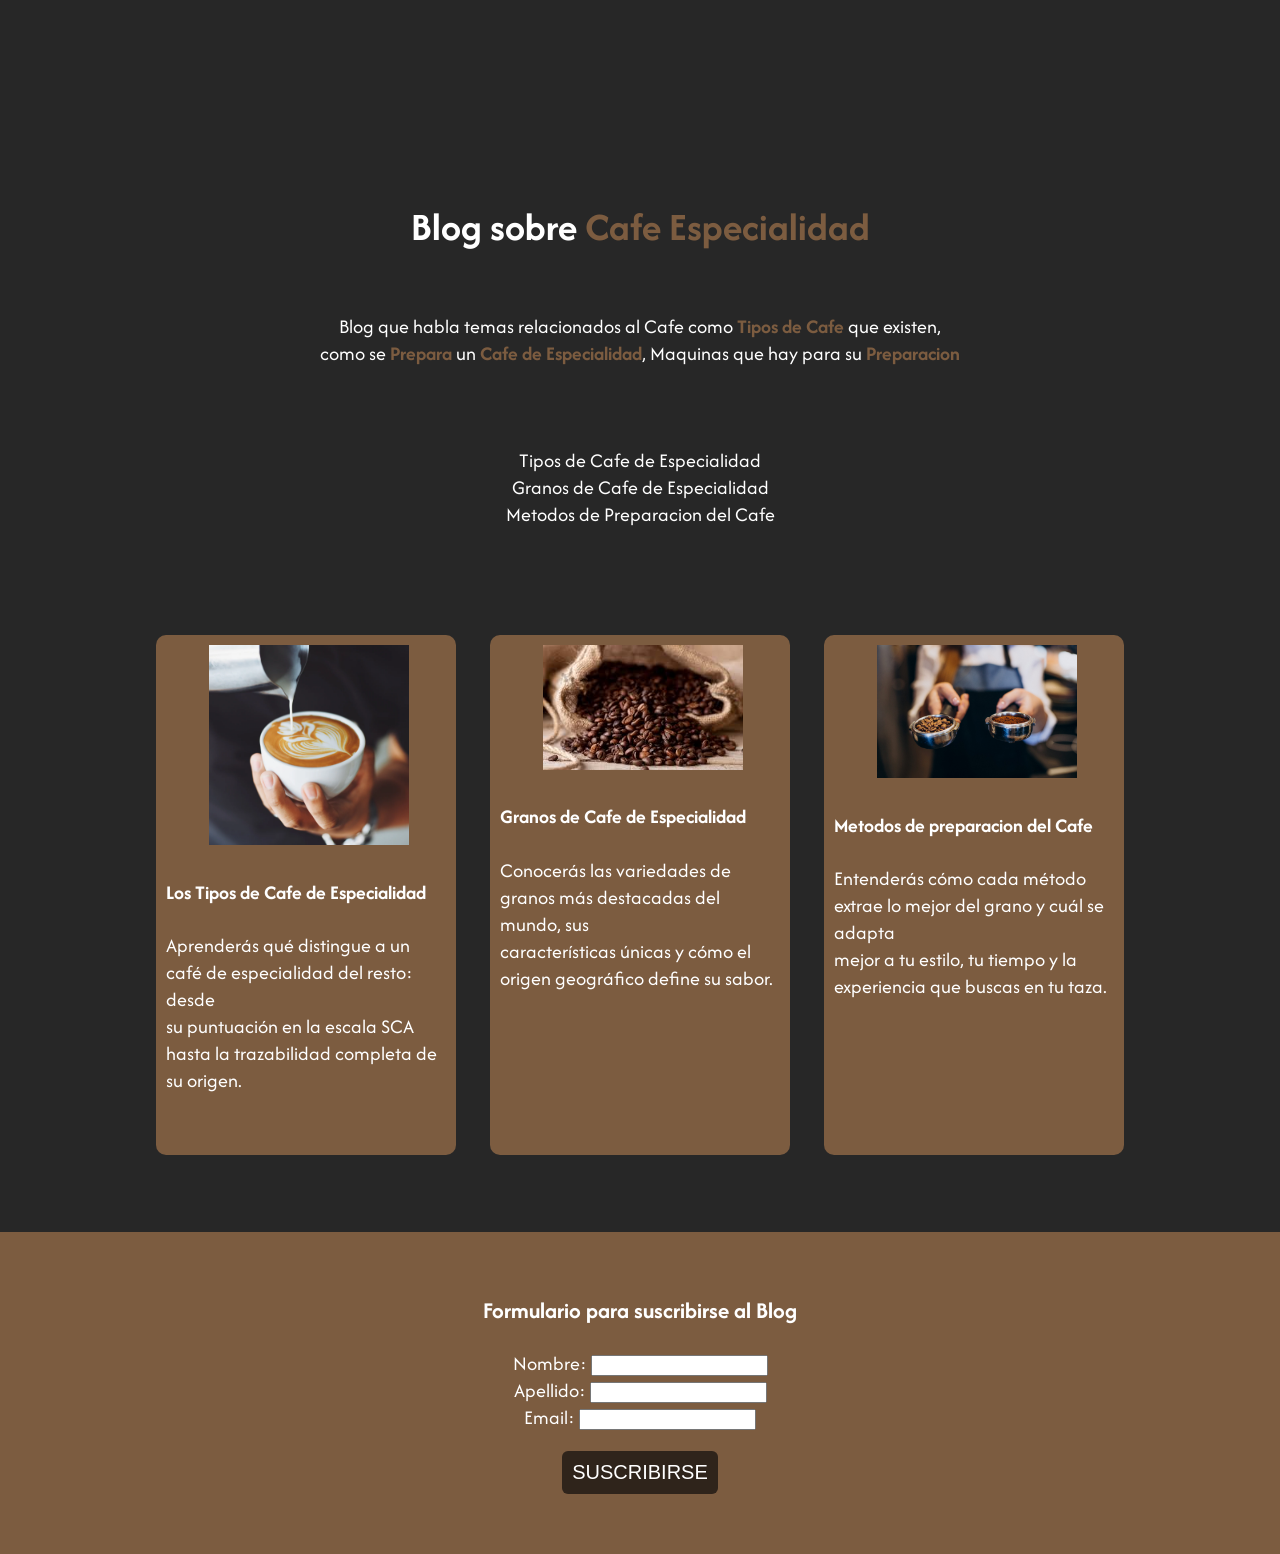
<file: blog/index.html>
<!DOCTYPE html>
<html lang="en">
<head>
    <meta charset="UTF-8">
    <meta name="viewport" content="width=device-width, initial-scale=1.0">
    <link rel="stylesheet" href="style.css">
    <link rel="preconnect" href="https://fonts.googleapis.com">
    <link rel="preconnect" href="https://fonts.gstatic.com" crossorigin>
    <link href="https://fonts.googleapis.com/css2?family=Afacad:ital,wght@0,400..700;1,400..700&display=swap" rel="stylesheet">
    <title>Landing Page about Coffee</title>
</head>
<body>
    <!-- Header with the Name Blog -->
    <header>
        <h1>Blog sobre <strong class="keyword-coffee"> Cafe Especialidad </strong> </h1>
    </header>

    <!-- Description of Page Blog -->
    <main>
        <p>
            Blog que habla temas relacionados al Cafe como <strong class="keyword-coffee">Tipos de Cafe</strong>
            que existen, <br>como se <strong class="keyword-coffee">Prepara</strong> un <strong class="keyword-coffee">Cafe de Especialidad</strong>, 
            Maquinas que hay para su <strong class="keyword-coffee">Preparacion</strong>
        </p>
    </main>

    <!-- Navegation Menu between different theme's -->
    <nav>
        <a href="type_coffee.html">Tipos de Cafe de Especialidad</a>
        <br>
        <a href="grans_coffee.html">Granos de Cafe de Especialidad</a>
        <br>
        <a href="method_preparation.html">Metodos de Preparacion del Cafe</a>
    </nav>
    <br>

    <!-- Content generall of Blog -->
    <section>
        <article class="theme-blog">
            <img src="img/coffee.jpg" width="200">
            <h4>Los Tipos de Cafe de Especialidad</h4>
            <p>Aprenderás qué distingue a un café de especialidad del resto: desde <br>su puntuación en la escala SCA hasta la trazabilidad completa de su origen.
            </p>
        </article>

        <article class="theme-blog">
            <img src="img/grant.jpg" width="200">
            <h4>Granos de Cafe de Especialidad</h4>
            <p>Conocerás las variedades de granos más destacadas del mundo, sus <br>características únicas y cómo el origen geográfico define su sabor.
            </p>
        </article>

        <article class="theme-blog">
            <img src="img/coffee-preparate.jpg" width="200">
            <h4>Metodos de preparacion del Cafe</h4>
            <p>Entenderás cómo cada método extrae lo mejor del grano y cuál se adapta <br>mejor a tu estilo, tu tiempo y la experiencia que buscas en tu taza.
            </p>
        </article>
    </section>
    <br>

    <!-- Suscribe form of Blog -->
    <footer class="form">
        <h3>Formulario para suscribirse al Blog</h3>
        <form>
            <label>Nombre: </label><input type="text"> <br>
            <label>Apellido: </label><input type="text"> <br>
            <label>Email: </label><input type="email"> <br>

            <button type="submit" class="button"> SUSCRIBIRSE </button>
        </form>
    </footer>
</body>
</html>
</file>
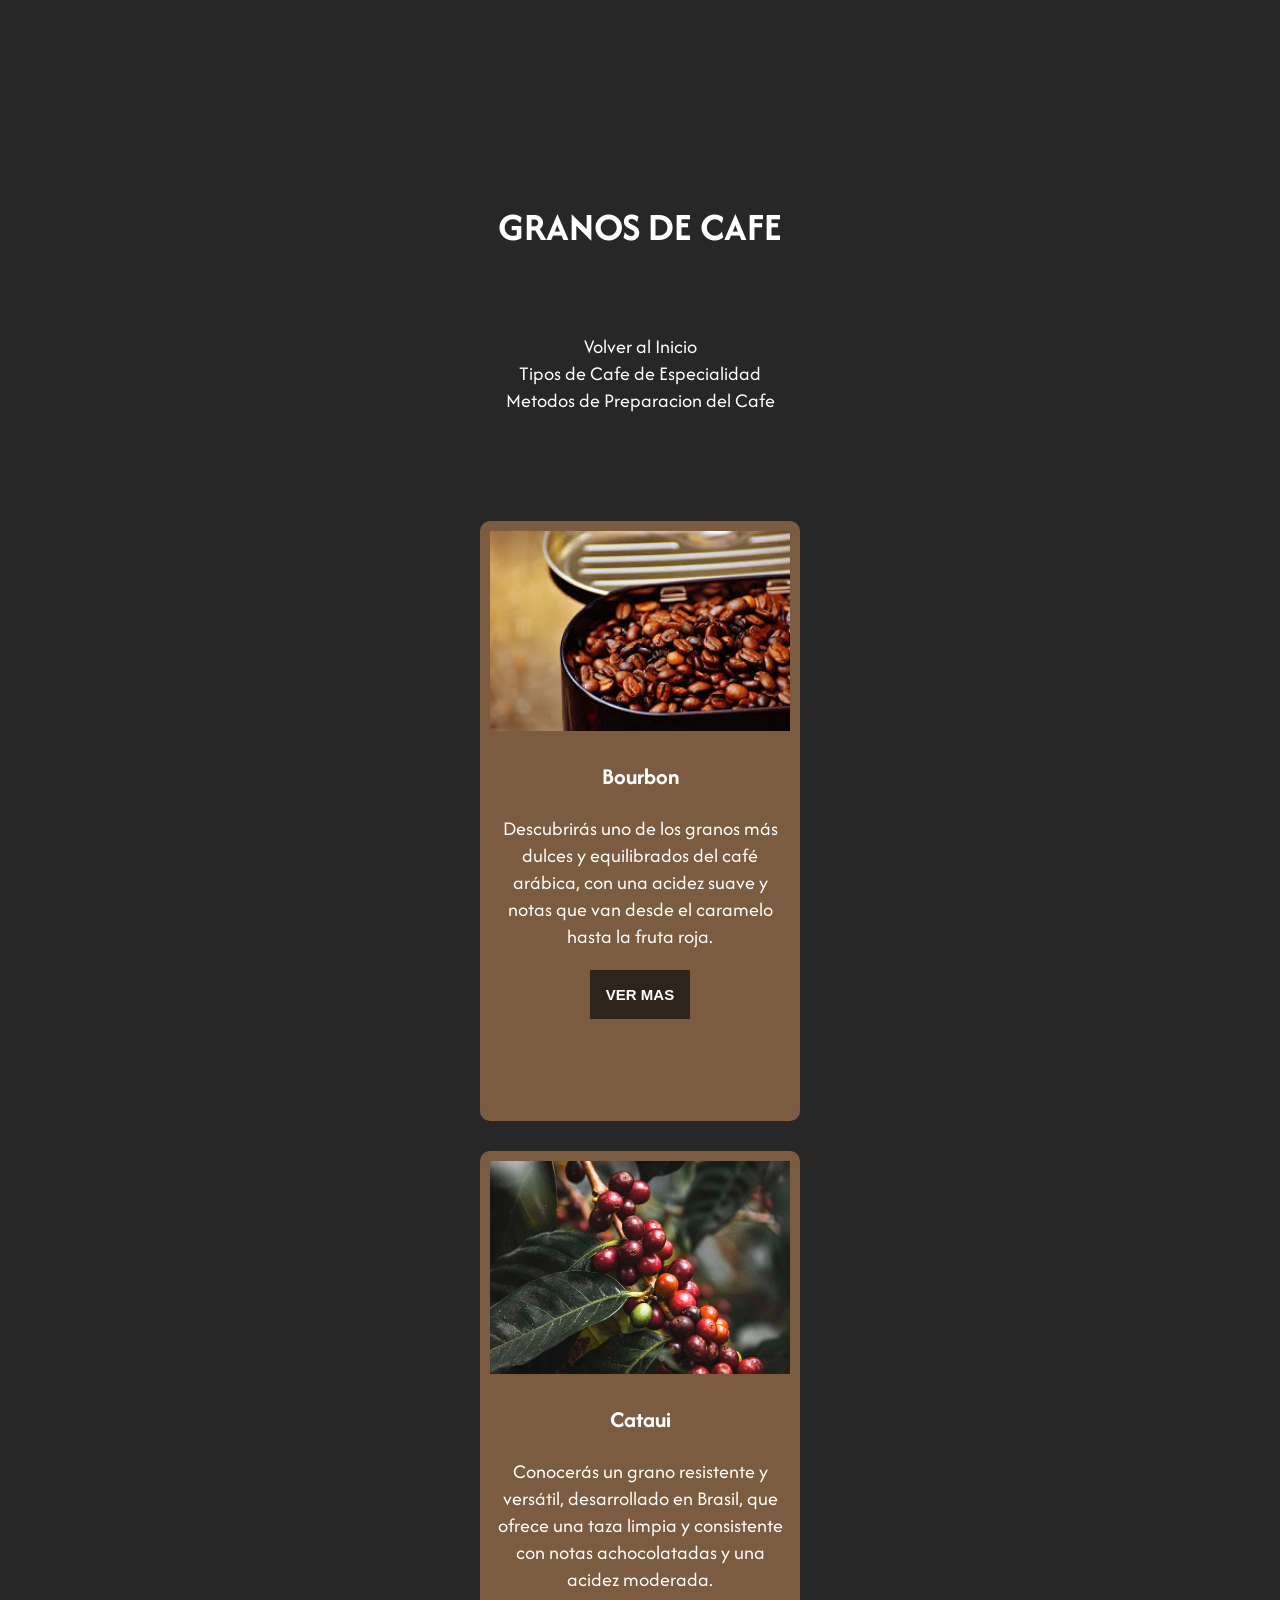
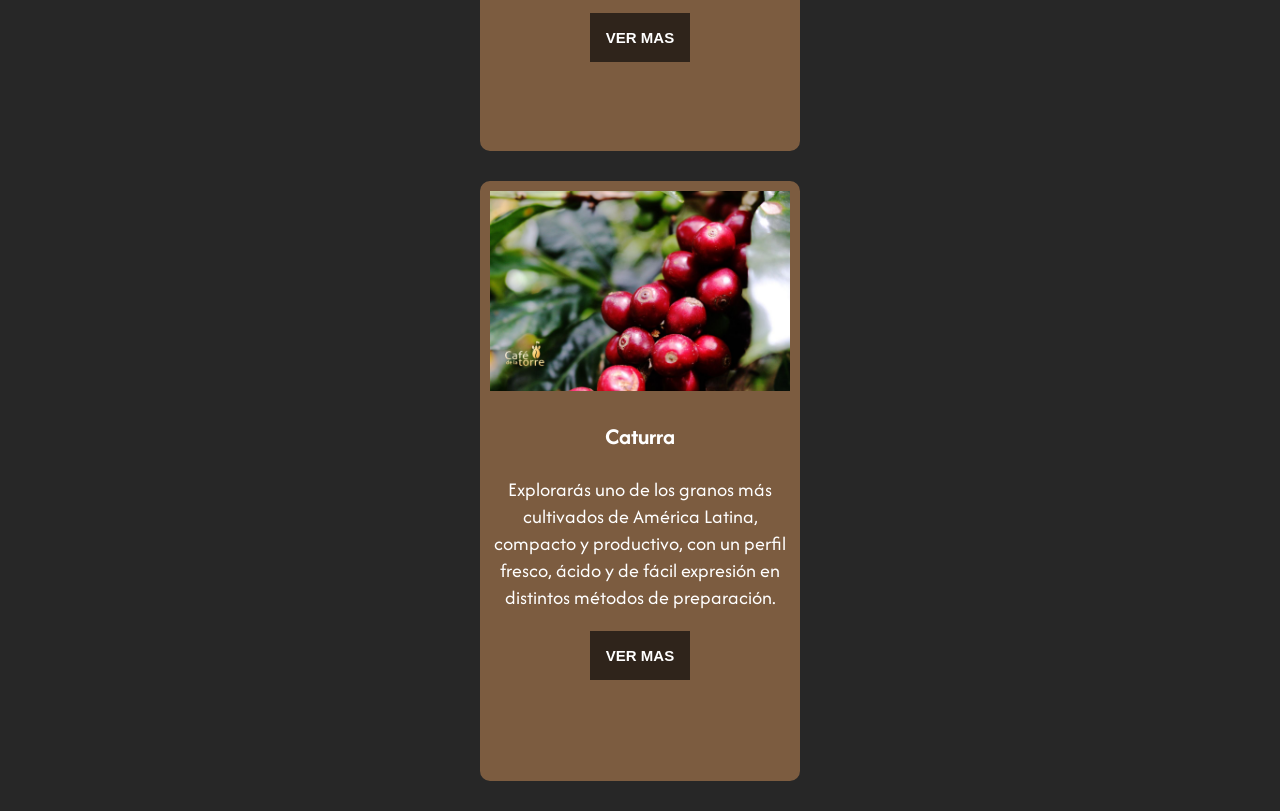
<file: blog/grans_coffee.html>
<!DOCTYPE html>
<html lang="en">
<head>
    <meta charset="UTF-8">
    <meta name="viewport" content="width=device-width, initial-scale=1.0">
    <link rel="preconnect" href="https://fonts.googleapis.com">
    <link rel="preconnect" href="https://fonts.gstatic.com" crossorigin>
    <link href="https://fonts.googleapis.com/css2?family=Afacad:ital,wght@0,400..700;1,400..700&display=swap" rel="stylesheet">
    <link rel="stylesheet" href="style.css">
    <title>Granos de Cafe de Especialidad</title>
</head>
<body>
    <!-- Header with the Name Blog -->
    <header>
        <h1> GRANOS DE CAFE </h1>
    </header>

    <!-- Navegation Menu between different theme's -->
    <nav>
        <a href="index.html">Volver al Inicio</a>
        <br>
        <a href="type_coffee.html">Tipos de Cafe de Especialidad</a>
        <br>
        <a href="method_preparation.html">Metodos de Preparacion del Cafe</a>
    </nav>
    <br>
    
    <!-- Content's about Coffee -->
    <!-- List Blog for theme -->
    <section>
        <article class="grans-coffee">
            <img src="img/bourbon.jpg" width="300" alt="Cafe">
            <h3>Bourbon</h3>
            <p class="preview-grans">Descubrirás uno de los granos más dulces y equilibrados del café arábica, con una acidez suave y notas que van desde el caramelo hasta la fruta roja.</p>
            <button class="detail-blog"> <a href="content-blog/grans_coffee/bourbon.html"> VER MAS </a> </button>
        </article>
        <br>

        <article class="grans-coffee">
            <img src="img/cataui.jpg" width="300" alt="Granos de Cafe">
            <h3>Cataui</h3>
            <p class="preview-grans">Conocerás un grano resistente y versátil, desarrollado en Brasil, que ofrece una taza limpia y consistente con notas achocolatadas y una acidez moderada.</p>
            <button class="detail-blog"> <a href="content-blog/grans_coffee/cataui.html"> VER MAS </a> </button>
        </article>
        <br>

        <article class="grans-coffee">
            <img src="img/caturra.jpg" width="300" alt="Cafe con Leche">
            <h3>Caturra</h3>
            <p class="preview-grans">Explorarás uno de los granos más cultivados de América Latina, compacto y productivo, con un perfil fresco, ácido y de fácil expresión en distintos métodos de preparación.</p>
            <button class="detail-blog"> <a href="content-blog/grans_coffee/caturra.html"> VER MAS </a> </button>
        </article>
        <br>
    </section>
</body>
</html>
</file>
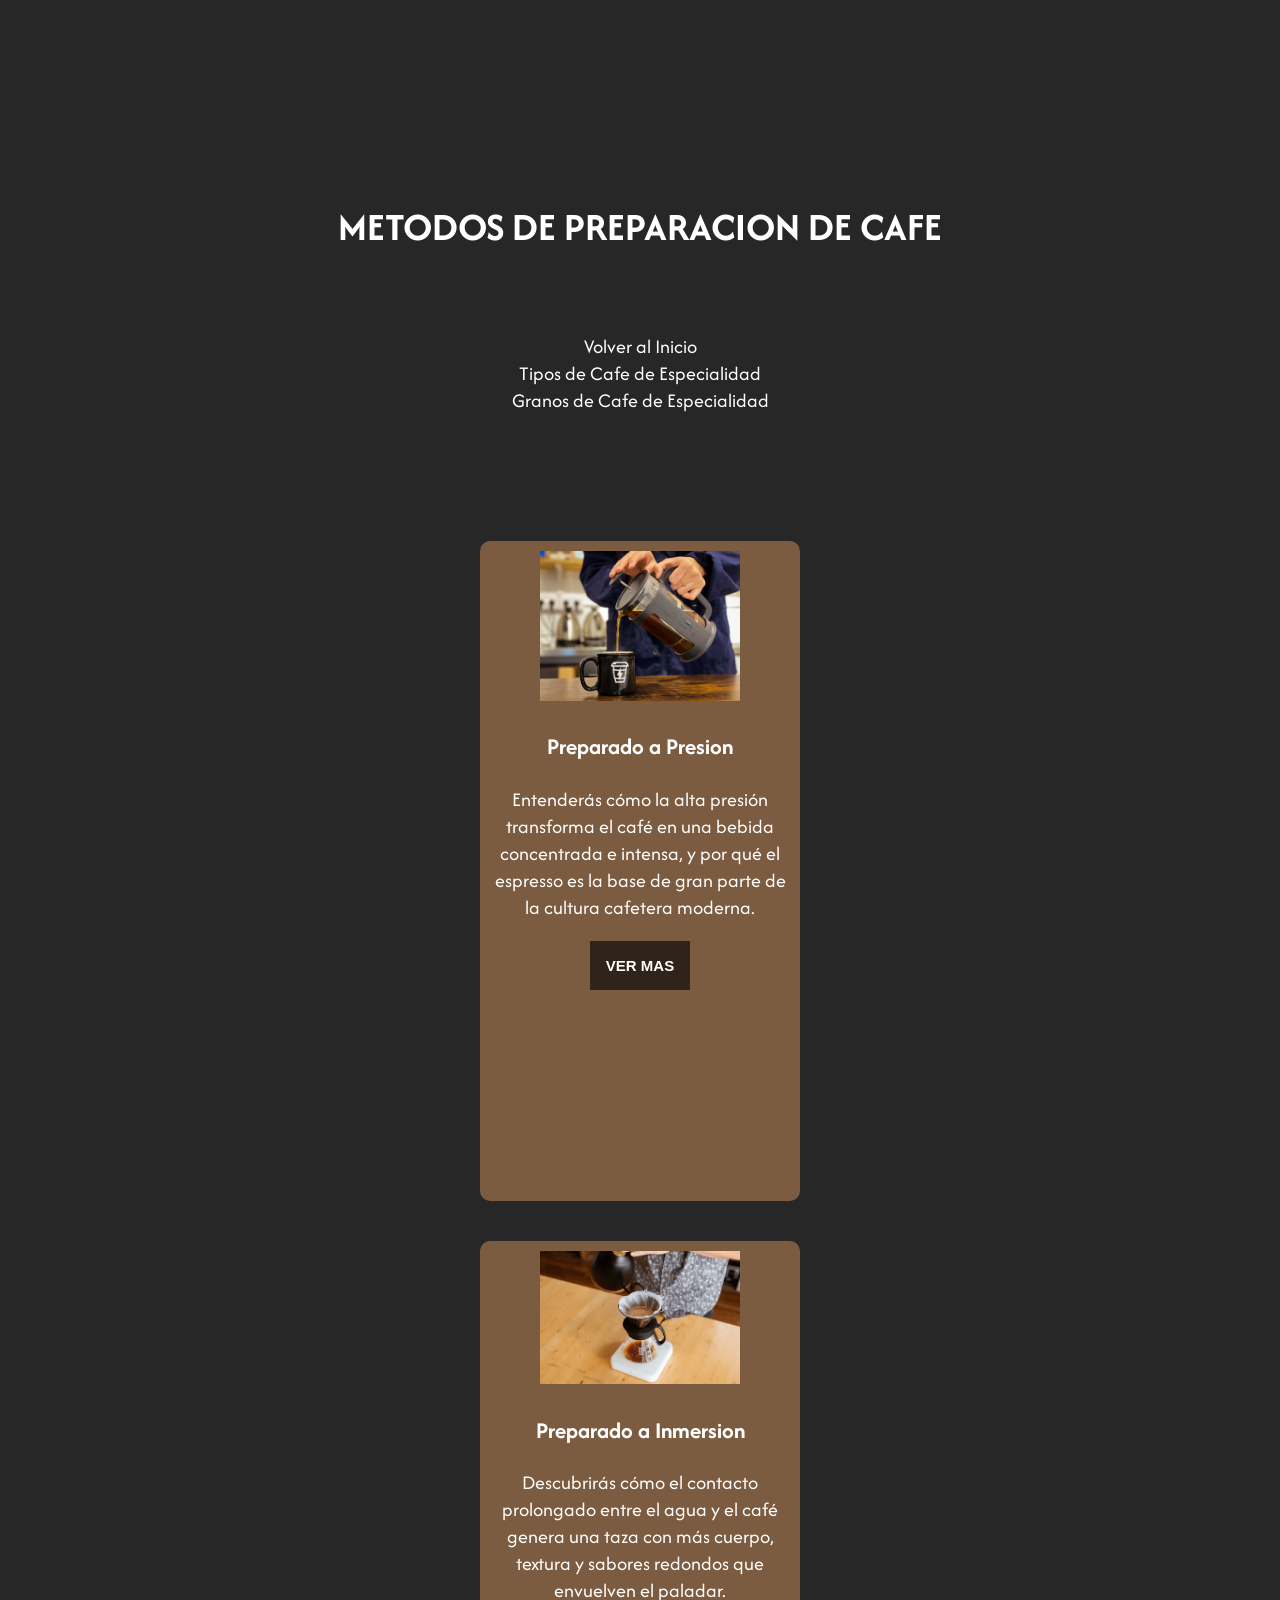
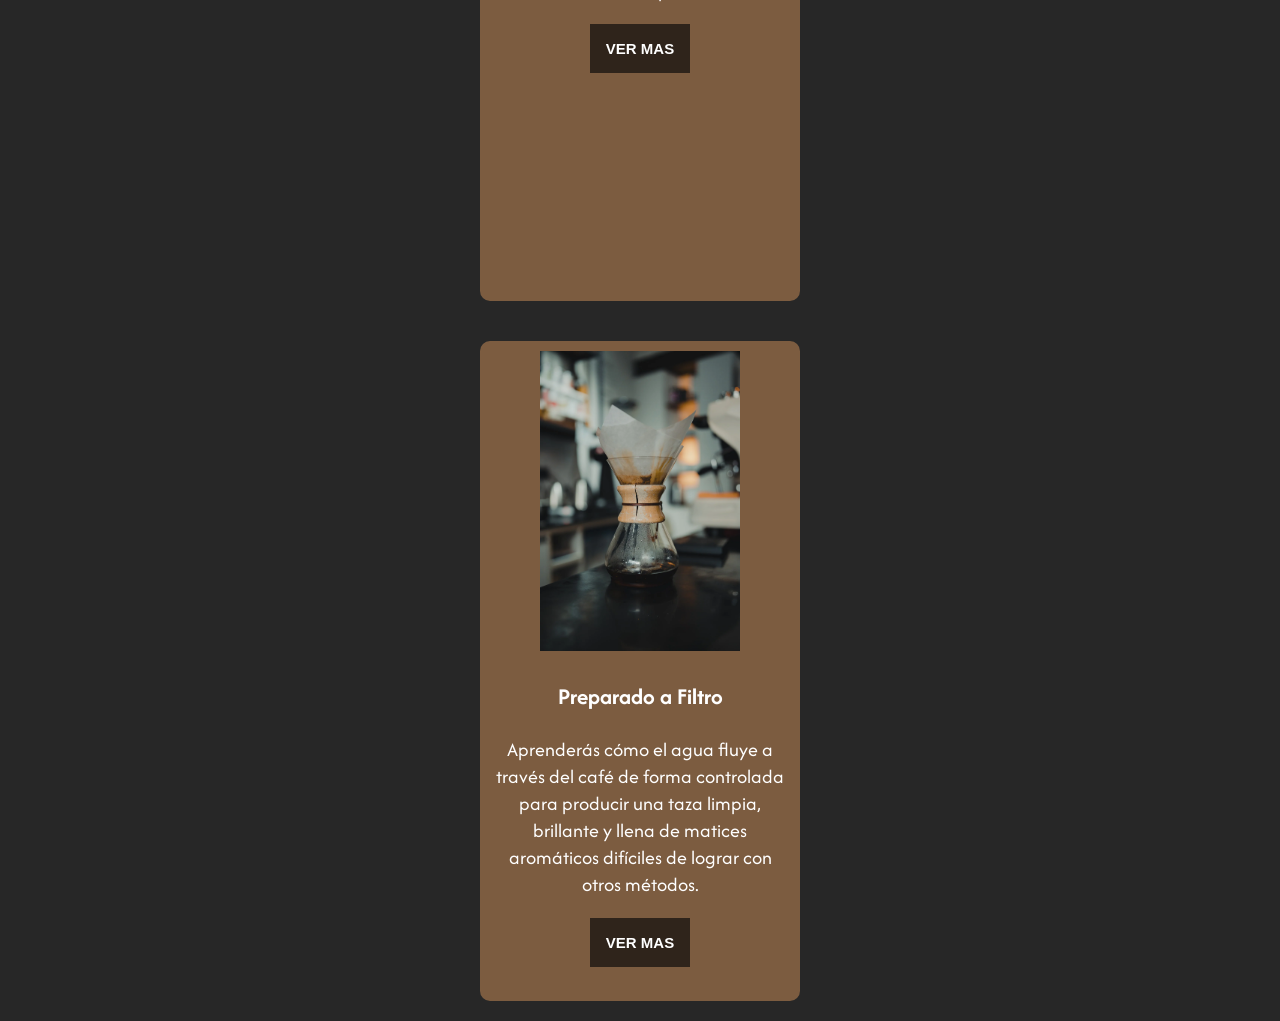
<file: blog/method_preparation.html>
<!DOCTYPE html>
<html lang="en">
<head>
    <meta charset="UTF-8">
    <meta name="viewport" content="width=device-width, initial-scale=1.0">
    <link rel="preconnect" href="https://fonts.googleapis.com">
    <link rel="preconnect" href="https://fonts.gstatic.com" crossorigin>
    <link href="https://fonts.googleapis.com/css2?family=Afacad:ital,wght@0,400..700;1,400..700&display=swap" rel="stylesheet">
    <link rel="stylesheet" href="style.css">
    <title>Metodos de Preparacion de Cafe</title>
</head>
<body>
    <!-- Header with the Name Blog -->
    <header>
        <h1> METODOS DE PREPARACION DE CAFE </h1>
    </header>

    <!-- Navegation Menu between different theme's -->
    <nav>
        <a href="index.html">Volver al Inicio</a>
        <br>
        <a href="type_coffee.html">Tipos de Cafe de Especialidad</a>
        <br>
        <a href="grans_coffee.html">Granos de Cafe de Especialidad</a>
    </nav>
    <br>

    <!-- Content's about Coffee -->
    <!-- List Blog for theme -->
    <section>
        <article class="method-preparation">
            <img src="img/presion.jpg" width="200" alt="Cafe">
            <h3>Preparado a Presion</h3>
            <p>Entenderás cómo la alta presión transforma el café en una bebida concentrada e intensa, y por qué el espresso es la base de gran parte de la cultura cafetera moderna.</p>
            <button class="detail-blog"> <a href="content-blog/preparation_coffee/pression.html"> VER MAS </a> </button>
        </article>
        <br>

        <article class="method-preparation">
            <img src="img/inmersion.png" width="200" alt="Granos de Cafe">
            <h3>Preparado a Inmersion</h3>
            <p>Descubrirás cómo el contacto prolongado entre el agua y el café genera una taza con más cuerpo, textura y sabores redondos que envuelven el paladar.</p>
            <button class="detail-blog"> <a href="content-blog/preparation_coffee/inmserion.html"> VER MAS </a> </button>
        </article>
        <br>

        <article class="method-preparation">
            <img src="img/filtrado.jpg" width="200" alt="Cafe con Leche">
            <h3>Preparado a Filtro</h3>
            <p>Aprenderás cómo el agua fluye a través del café de forma controlada para producir una taza limpia, brillante y llena de matices aromáticos difíciles de lograr con otros métodos.</p>
            <button class="detail-blog"> <a href="content-blog/preparation_coffee/filter.html"> VER MAS </a> </button>
        </article>
        <br>
    </section>
</body>
</html>
</file>
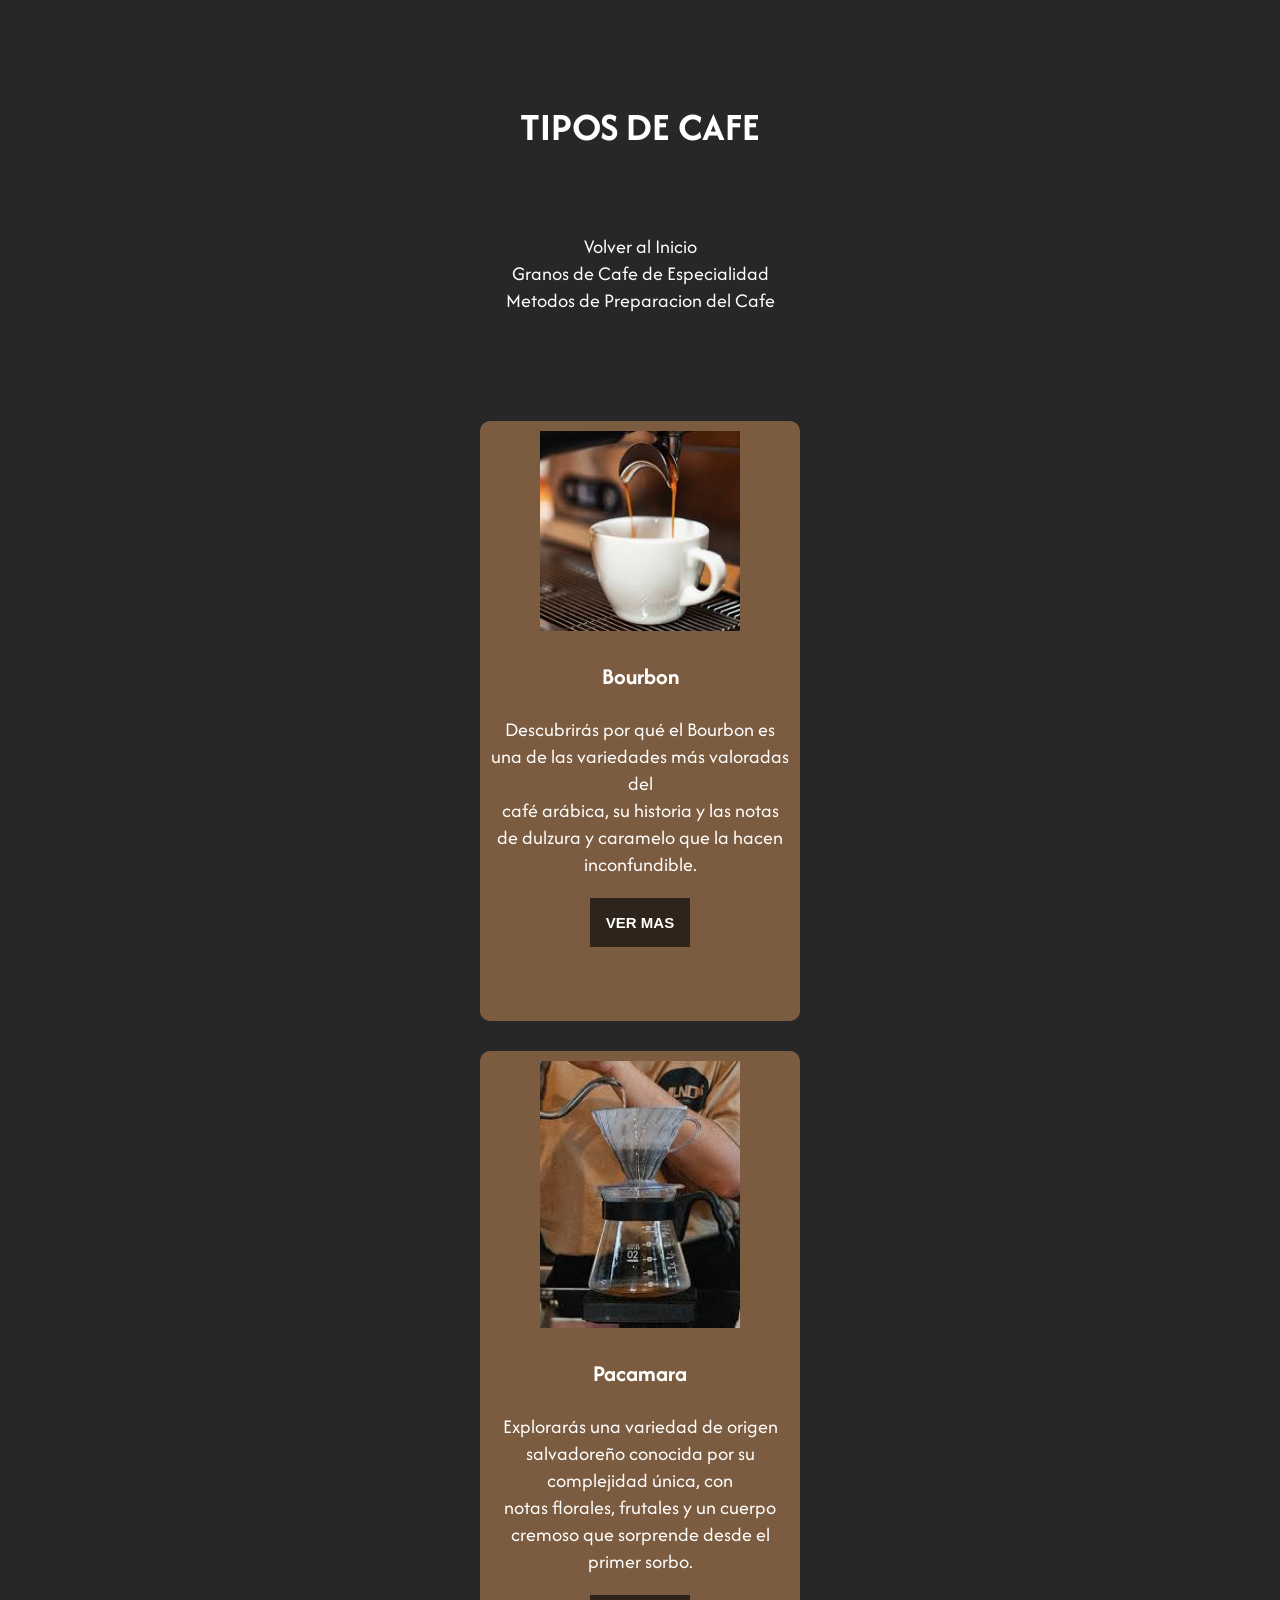
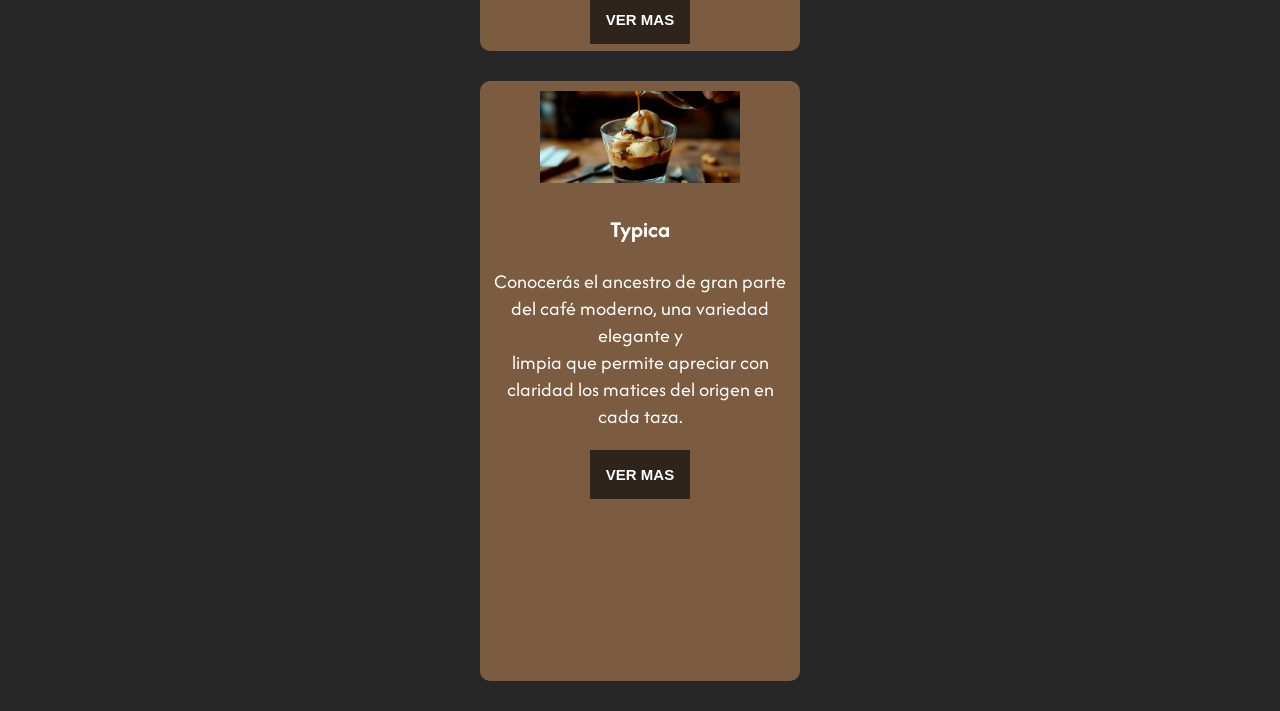
<file: blog/type_coffee.html>
<!DOCTYPE html>
<html lang="en">
<head>
    <meta charset="UTF-8">
    <meta name="viewport" content="width=device-width, initial-scale=1.0">
    <link rel="stylesheet" href="style.css">
    <link rel="preconnect" href="https://fonts.googleapis.com">
    <link rel="preconnect" href="https://fonts.gstatic.com" crossorigin>
    <link href="https://fonts.googleapis.com/css2?family=Afacad:ital,wght@0,400..700;1,400..700&display=swap" rel="stylesheet">
    <title>Tipos de Cafe</title>
</head>
<body>
    <!-- Header with the Name Blog -->
    <header class="type-coffee">
        <h1> TIPOS DE CAFE </h1>
    </header>

    <!-- Navegation Menu between different theme's -->
    <nav>
        <a href="index.html">Volver al Inicio</a>
        <br>
        <a href="grans_coffee.html">Granos de Cafe de Especialidad</a>
        <br>
        <a href="method_preparation.html">Metodos de Preparacion del Cafe</a>
    </nav>
    <br>

    <!-- Content's about Coffee -->
    <!-- List Blog for theme -->
    <section>
        <article class="type-coffee-content">
            <img src="img/cafe bourbon.jpg" width="200" alt="Cafe">
            <h3>Bourbon</h3>
            <p>Descubrirás por qué el Bourbon es una de las variedades más valoradas del <br>café arábica, su historia y las notas de dulzura y caramelo que la hacen inconfundible.</p>
            <button class="detail-blog"> <a href="content-blog/coffee_type/coffee-bourbon.html"> VER MAS </a> </button>
        </article>
        <br>

        <article class="type-coffee-content">
            <img src="img/cafe pacamara.jpg" width="200" alt="Granos de Cafe">
            <h3>Pacamara</h3>
            <p>Explorarás una variedad de origen salvadoreño conocida por su complejidad única, con <br>notas florales, frutales y un cuerpo cremoso que sorprende desde el primer sorbo.</p>
            <button class="detail-blog"> <a href="content-blog/coffee_type/coffee-pacamara.html"> VER MAS </a> </button>
        </article>
        <br>

        <article class="type-coffee-content">
            <img src="img/cafe typica.jpg" width="200" alt="Cafe con Leche">
            <h3>Typica</h3>
            <p>Conocerás el ancestro de gran parte del café moderno, una variedad elegante y <br>limpia que permite apreciar con claridad los matices del origen en cada taza.</p>
            <button class="detail-blog"> <a href="content-blog/coffee_type/coffee-typica.html">VER MAS </a> </button>
        </article>
        <br>
    </section>
</body>
</html>
</file>
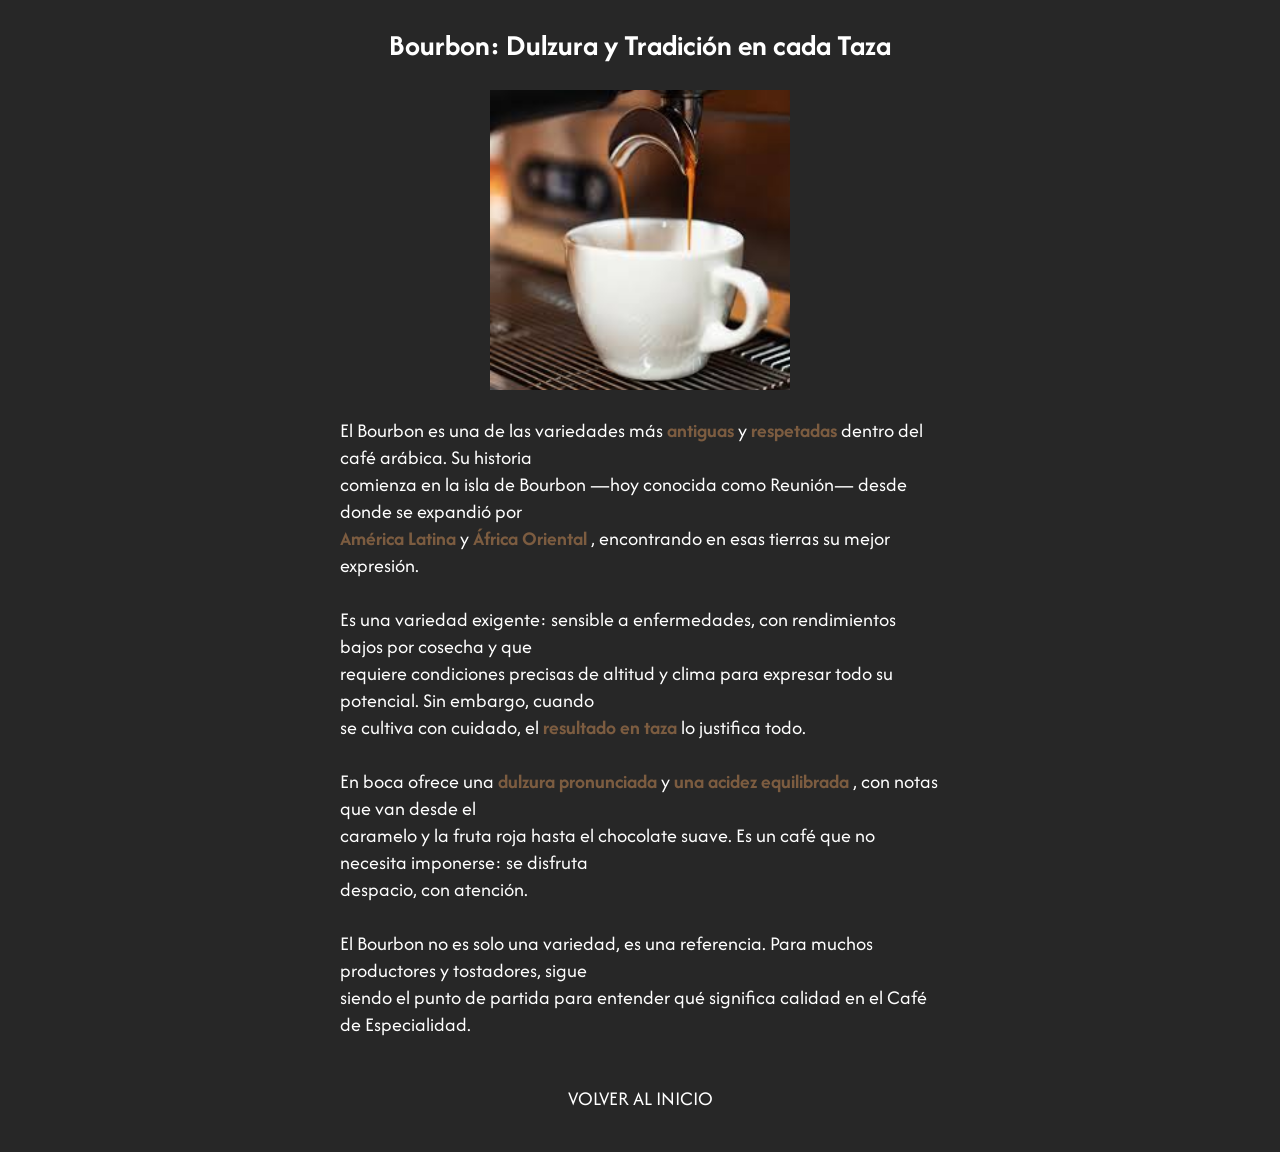
<file: blog/content-blog/coffee_type/coffee-bourbon.html>
<!DOCTYPE html>
<html lang="en">
<head>
    <meta charset="UTF-8">
    <meta name="viewport" content="width=device-width, initial-scale=1.0">
    <link rel="stylesheet" href="../../style.css">
    <link rel="preconnect" href="https://fonts.googleapis.com">
    <link rel="preconnect" href="https://fonts.gstatic.com" crossorigin>
    <link href="https://fonts.googleapis.com/css2?family=Afacad:ital,wght@0,400..700;1,400..700&display=swap" rel="stylesheet">
    <title>Bourbon: dulzura y tradición en cada taza</title>
</head>
<body>
    <h2>Bourbon: <strong> Dulzura </strong> y <strong> Tradición </strong> en cada Taza</h2>

    <img src="img/cafe bourbon.jpg" width="300" alt="">

    <p class="text-coffee">
        El Bourbon es una de las variedades más <strong class="important-word"> antiguas </strong> y <strong class="important-word"> respetadas </strong> dentro del café arábica. Su historia <br>comienza en la isla de Bourbon —hoy conocida como Reunión— desde donde se expandió por <br> <strong class="important-word"> América Latina </strong> y <strong class="important-word"> África Oriental </strong>, encontrando en esas tierras su mejor expresión.
        <br><br>

        Es una variedad exigente: sensible a enfermedades, con rendimientos bajos por cosecha y que <br>requiere condiciones precisas de altitud y clima para expresar todo su potencial. Sin embargo, cuando <br>se cultiva con cuidado, el <strong class="important-word"> resultado en taza </strong> lo justifica todo.
        <br><br>

        En boca ofrece una <strong class="important-word"> dulzura pronunciada </strong> y <strong class="important-word"> una acidez equilibrada </strong>, con notas que van desde el <br>caramelo y la fruta roja hasta el chocolate suave. Es un café que no necesita imponerse: se disfruta <br>despacio, con atención.
        <br><br>

        El Bourbon no es solo una variedad, es una referencia. Para muchos productores y tostadores, sigue <br>siendo el punto de partida para entender qué significa calidad en el Café de Especialidad.
    </p>
    <br>

    <a href="../../type_coffee.html" class="back"> VOLVER AL INICIO </a>
</body>
</html>
</file>
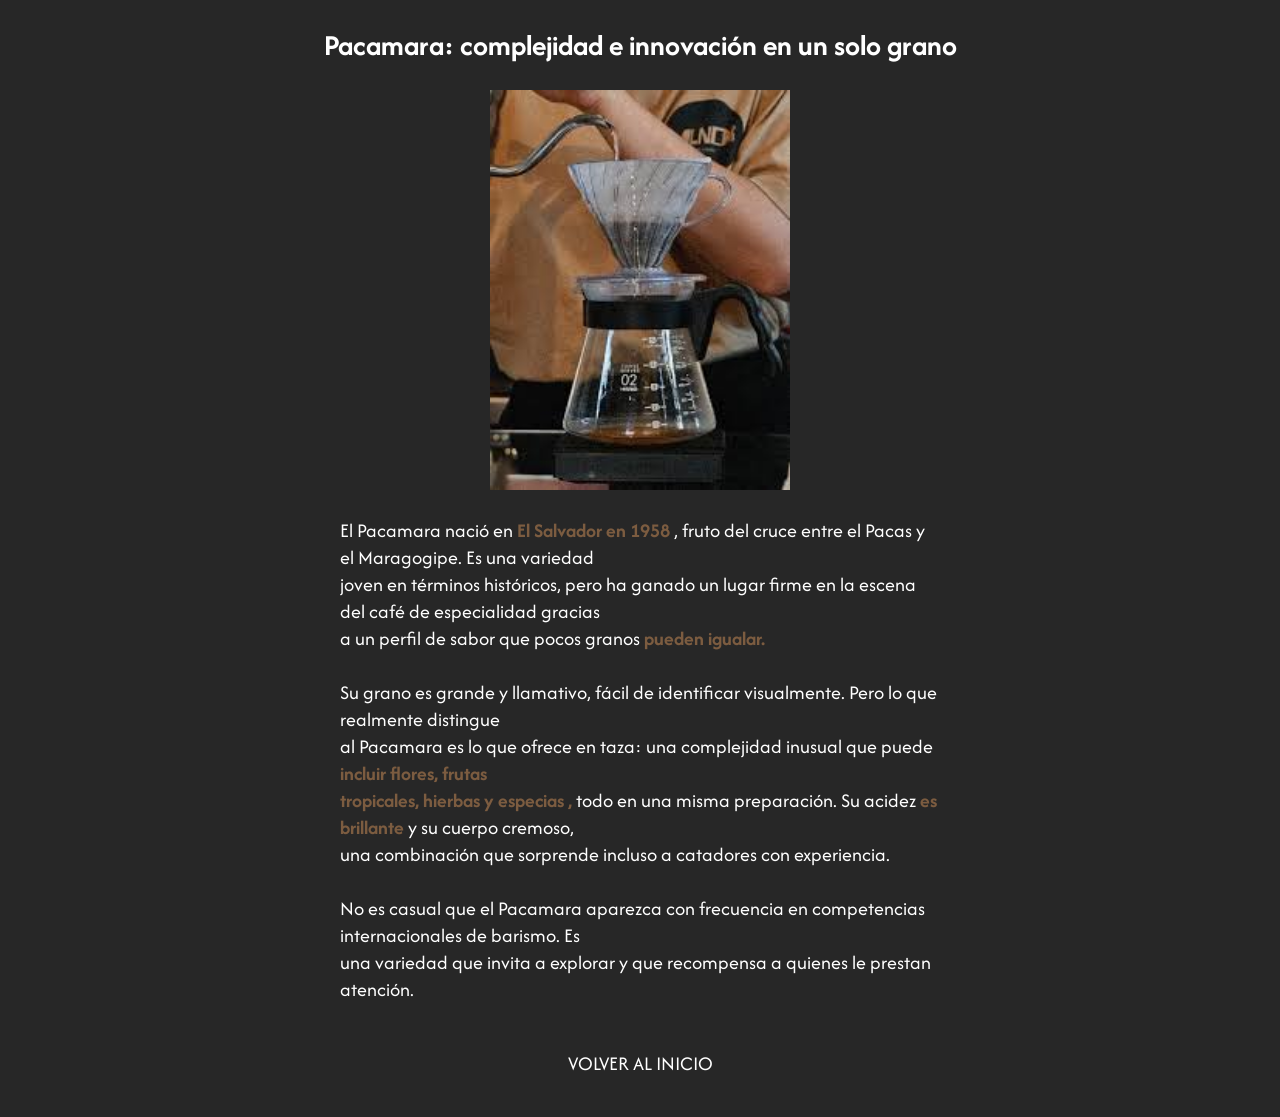
<file: blog/content-blog/coffee_type/coffee-pacamara.html>
<!DOCTYPE html>
<html lang="en">
<head>
    <meta charset="UTF-8">
    <meta name="viewport" content="width=device-width, initial-scale=1.0">
    <link rel="stylesheet" href="../../style.css">
    <link rel="preconnect" href="https://fonts.googleapis.com">
    <link rel="preconnect" href="https://fonts.gstatic.com" crossorigin>
    <link href="https://fonts.googleapis.com/css2?family=Afacad:ital,wght@0,400..700;1,400..700&display=swap" rel="stylesheet">
    <title>Document</title>
</head>
<body>
    <h2>Pacamara: complejidad e innovación en un solo grano</h2>

    <img src="img/cafe pacamara.jpg" width="300" alt="">

    <p class="text-coffee">
        El Pacamara nació en <strong class="important-word"> El Salvador en 1958 </strong>, fruto del cruce entre el Pacas y el Maragogipe. Es una variedad <br>joven en términos históricos, pero ha ganado un lugar firme en la escena del café de especialidad gracias <br>a un perfil de sabor que pocos granos <strong class="important-word"> pueden igualar. </strong>
        <br><br>

        Su grano es grande y llamativo, fácil de identificar visualmente. Pero lo que realmente distingue <br>al Pacamara es lo que ofrece en taza: una complejidad inusual que puede <strong class="important-word"> incluir flores, frutas <br>tropicales, hierbas y especias ,</strong> todo en una misma preparación. Su acidez <strong class="important-word"> es brillante </strong> y su cuerpo cremoso, <br>una combinación que sorprende incluso a catadores con experiencia.
        <br><br>

        No es casual que el Pacamara aparezca con frecuencia en competencias internacionales de barismo. Es <br>una variedad que invita a explorar y que recompensa a quienes le prestan atención.
        <br><br>
    </p>

    <a href="../../type_coffee.html" class="back"> VOLVER AL INICIO </a>
</body>
</html>
</file>
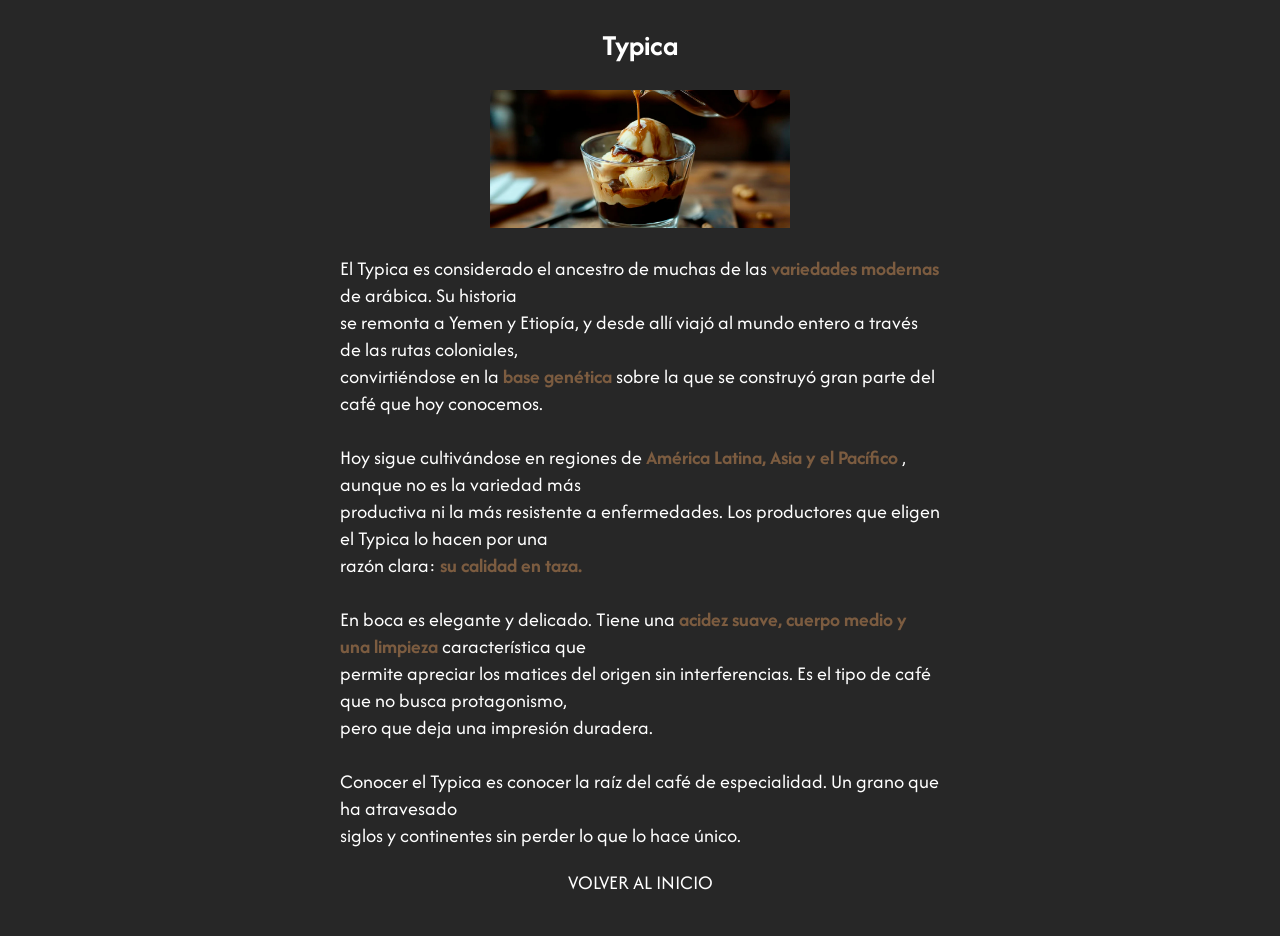
<file: blog/content-blog/coffee_type/coffee-typica.html>
<!DOCTYPE html>
<html lang="en">
<head>
    <meta charset="UTF-8">
    <meta name="viewport" content="width=device-width, initial-scale=1.0">
    <link rel="stylesheet" href="../../style.css">
    <link rel="preconnect" href="https://fonts.googleapis.com">
    <link rel="preconnect" href="https://fonts.gstatic.com" crossorigin>
    <link href="https://fonts.googleapis.com/css2?family=Afacad:ital,wght@0,400..700;1,400..700&display=swap" rel="stylesheet">
    <title>Document</title>
</head>
<body>
    <h2>Typica</h2>

    <img src="img/cafe typica.jpg" width="300" alt="">

    <p class="text-coffee">
        El Typica es considerado el ancestro de muchas de las <strong class="important-word"> variedades modernas </strong> de arábica. Su historia <br>se remonta a Yemen y Etiopía, y desde allí viajó al mundo entero a través de las rutas coloniales, <br> convirtiéndose en la <strong class="important-word"> base genética </strong> sobre la que se construyó gran parte del café que hoy conocemos.
        <br><br>

        Hoy sigue cultivándose en regiones de <strong class="important-word"> América Latina, Asia y el Pacífico </strong>, aunque no es la variedad más <br>productiva ni la más resistente a enfermedades. Los productores que eligen el Typica lo hacen por una <br>razón clara: <strong class="important-word"> su calidad en taza. </strong>
        <br><br>

        En boca es elegante y delicado. Tiene una <strong class="important-word"> acidez suave, cuerpo medio y una limpieza </strong>característica que <br>permite apreciar los matices del origen sin interferencias. Es el tipo de café que no busca protagonismo, <br>pero que deja una impresión duradera.
        <br><br>

        Conocer el Typica es conocer la raíz del café de especialidad. Un grano que ha atravesado <br>siglos y continentes sin perder lo que lo hace único.
    </p>

    <a href="../../type_coffee.html" class="back"> VOLVER AL INICIO </a>
</body>
</html>
</file>
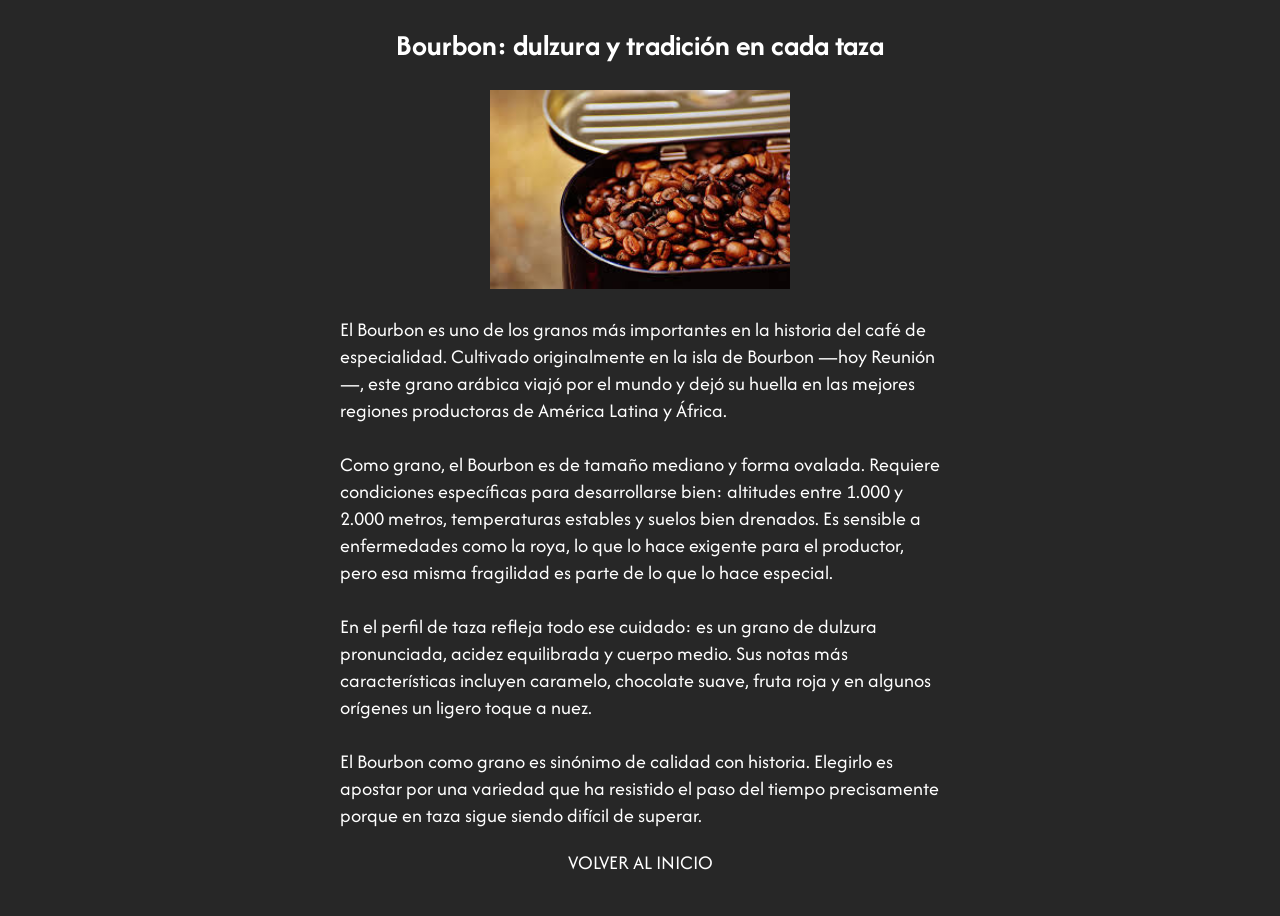
<file: blog/content-blog/grans_coffee/bourbon.html>
<!DOCTYPE html>
<html lang="en">
<head>
    <meta charset="UTF-8">
    <meta name="viewport" content="width=device-width, initial-scale=1.0">
    <link rel="preconnect" href="https://fonts.googleapis.com">
    <link rel="preconnect" href="https://fonts.gstatic.com" crossorigin>
    <link href="https://fonts.googleapis.com/css2?family=Afacad:ital,wght@0,400..700;1,400..700&display=swap" rel="stylesheet">
    <link rel="stylesheet" href="../../style.css">
    <title>Bourbon: el grano que definió el estándar</title>
</head>
<body>
    <!DOCTYPE html>
<html lang="en">
<head>
    <meta charset="UTF-8">
    <meta name="viewport" content="width=device-width, initial-scale=1.0">
    <title>Bourbon: dulzura y tradición en cada taza</title>
</head>
<body>
    <h2>Bourbon: dulzura y tradición en cada taza</h2>

    <img src="img/bourbon.jpg" width="300" alt="">

    <p class="text-coffee">
        El Bourbon es uno de los granos más importantes en la historia del café de especialidad. Cultivado originalmente en la isla de Bourbon —hoy Reunión—, este grano arábica viajó por el mundo y dejó su huella en las mejores regiones productoras de América Latina y África.
        <br><br>

        Como grano, el Bourbon es de tamaño mediano y forma ovalada. Requiere condiciones específicas para desarrollarse bien: altitudes entre 1.000 y 2.000 metros, temperaturas estables y suelos bien drenados. Es sensible a enfermedades como la roya, lo que lo hace exigente para el productor, pero esa misma fragilidad es parte de lo que lo hace especial.
        <br><br>

        En el perfil de taza refleja todo ese cuidado: es un grano de dulzura pronunciada, acidez equilibrada y cuerpo medio. Sus notas más características incluyen caramelo, chocolate suave, fruta roja y en algunos orígenes un ligero toque a nuez.
        <br><br>

        El Bourbon como grano es sinónimo de calidad con historia. Elegirlo es apostar por una variedad que ha resistido el paso del tiempo precisamente porque en taza sigue siendo difícil de superar.
    </p>

    <a href="../../grans_coffee.html" class="back"> VOLVER AL INICIO </a>
</body>
</html>
</body>
</html>
</file>
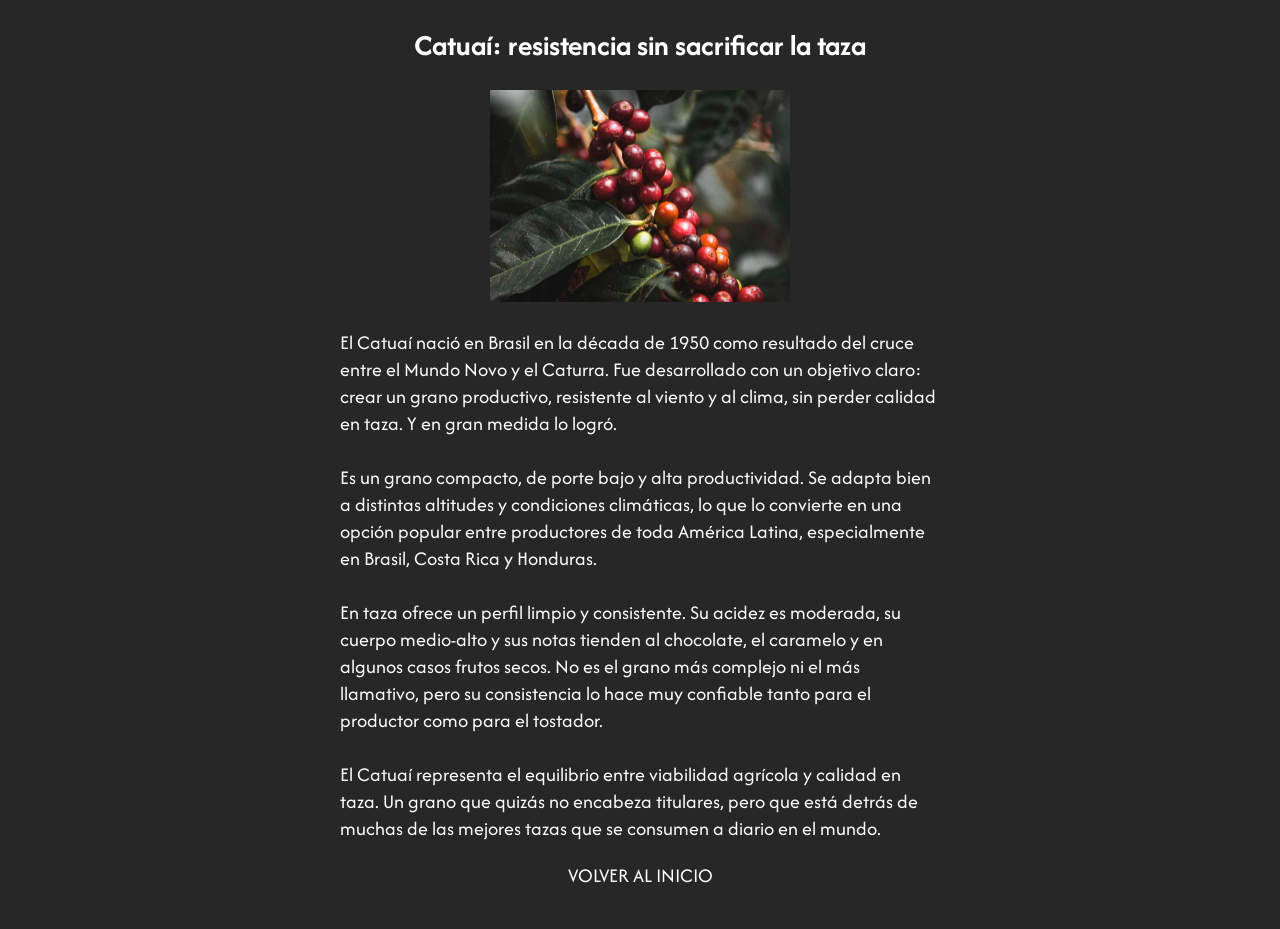
<file: blog/content-blog/grans_coffee/cataui.html>
<!DOCTYPE html>
<html lang="en">
<head>
    <meta charset="UTF-8">
    <meta name="viewport" content="width=device-width, initial-scale=1.0">
    <link rel="stylesheet" href="../../style.css">
    <link rel="preconnect" href="https://fonts.googleapis.com">
    <link rel="preconnect" href="https://fonts.gstatic.com" crossorigin>
    <link href="https://fonts.googleapis.com/css2?family=Afacad:ital,wght@0,400..700;1,400..700&display=swap" rel="stylesheet">
    <title>Catuaí: resistencia sin sacrificar la taza</title>
</head>
<body>
    <h2>Catuaí: resistencia sin sacrificar la taza</h2>

    <img src="img/cataui.jpg" width="300" alt="">

    <p class="text-coffee">
        El Catuaí nació en Brasil en la década de 1950 como resultado del cruce entre el Mundo Novo y el Caturra. Fue desarrollado con un objetivo claro: crear un grano productivo, resistente al viento y al clima, sin perder calidad en taza. Y en gran medida lo logró.
        <br><br>

        Es un grano compacto, de porte bajo y alta productividad. Se adapta bien a distintas altitudes y condiciones climáticas, lo que lo convierte en una opción popular entre productores de toda América Latina, especialmente en Brasil, Costa Rica y Honduras.
        <br><br>

        En taza ofrece un perfil limpio y consistente. Su acidez es moderada, su cuerpo medio-alto y sus notas tienden al chocolate, el caramelo y en algunos casos frutos secos. No es el grano más complejo ni el más llamativo, pero su consistencia lo hace muy confiable tanto para el productor como para el tostador.
        <br><br>

        El Catuaí representa el equilibrio entre viabilidad agrícola y calidad en taza. Un grano que quizás no encabeza titulares, pero que está detrás de muchas de las mejores tazas que se consumen a diario en el mundo.
    </p>

    <a href="../../grans_coffee.html" class="back"> VOLVER AL INICIO </a>
</body>
</html>
</file>
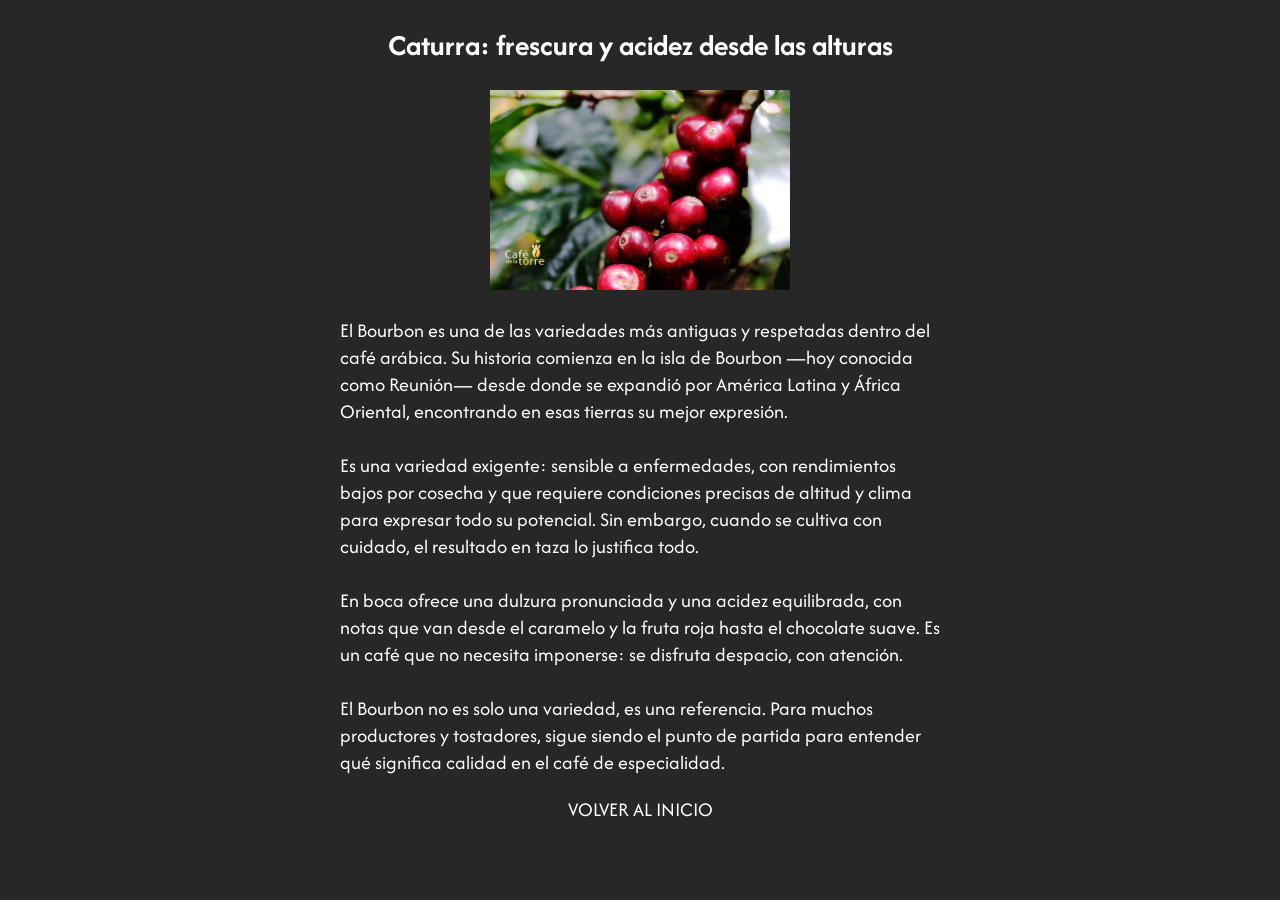
<file: blog/content-blog/grans_coffee/caturra.html>
<!DOCTYPE html>
<html lang="en">
<head>
    <meta charset="UTF-8">
    <meta name="viewport" content="width=device-width, initial-scale=1.0">
    <link rel="stylesheet" href="../../style.css">
    <link rel="preconnect" href="https://fonts.googleapis.com">
    <link rel="preconnect" href="https://fonts.gstatic.com" crossorigin>
    <link href="https://fonts.googleapis.com/css2?family=Afacad:ital,wght@0,400..700;1,400..700&display=swap" rel="stylesheet">
    <title>Caturra: frescura y acidez desde las alturas</title>
</head>
<body>
    <h2>Caturra: frescura y acidez desde las alturas</h2>

    <img src="img/caturra.jpg" width="300" alt="">

    <p class="text-coffee">
        El Bourbon es una de las variedades más antiguas y respetadas dentro del café arábica. Su historia comienza en la isla de Bourbon —hoy conocida como Reunión— desde donde se expandió por América Latina y África Oriental, encontrando en esas tierras su mejor expresión.
        <br><br>

        Es una variedad exigente: sensible a enfermedades, con rendimientos bajos por cosecha y que requiere condiciones precisas de altitud y clima para expresar todo su potencial. Sin embargo, cuando se cultiva con cuidado, el resultado en taza lo justifica todo.
        <br><br>

        En boca ofrece una dulzura pronunciada y una acidez equilibrada, con notas que van desde el caramelo y la fruta roja hasta el chocolate suave. Es un café que no necesita imponerse: se disfruta despacio, con atención.
        <br><br>

        El Bourbon no es solo una variedad, es una referencia. Para muchos productores y tostadores, sigue siendo el punto de partida para entender qué significa calidad en el café de especialidad.
    </p>

    <a href="../../grans_coffee.html" class="back"> VOLVER AL INICIO </a>
</body>
</html>
</file>
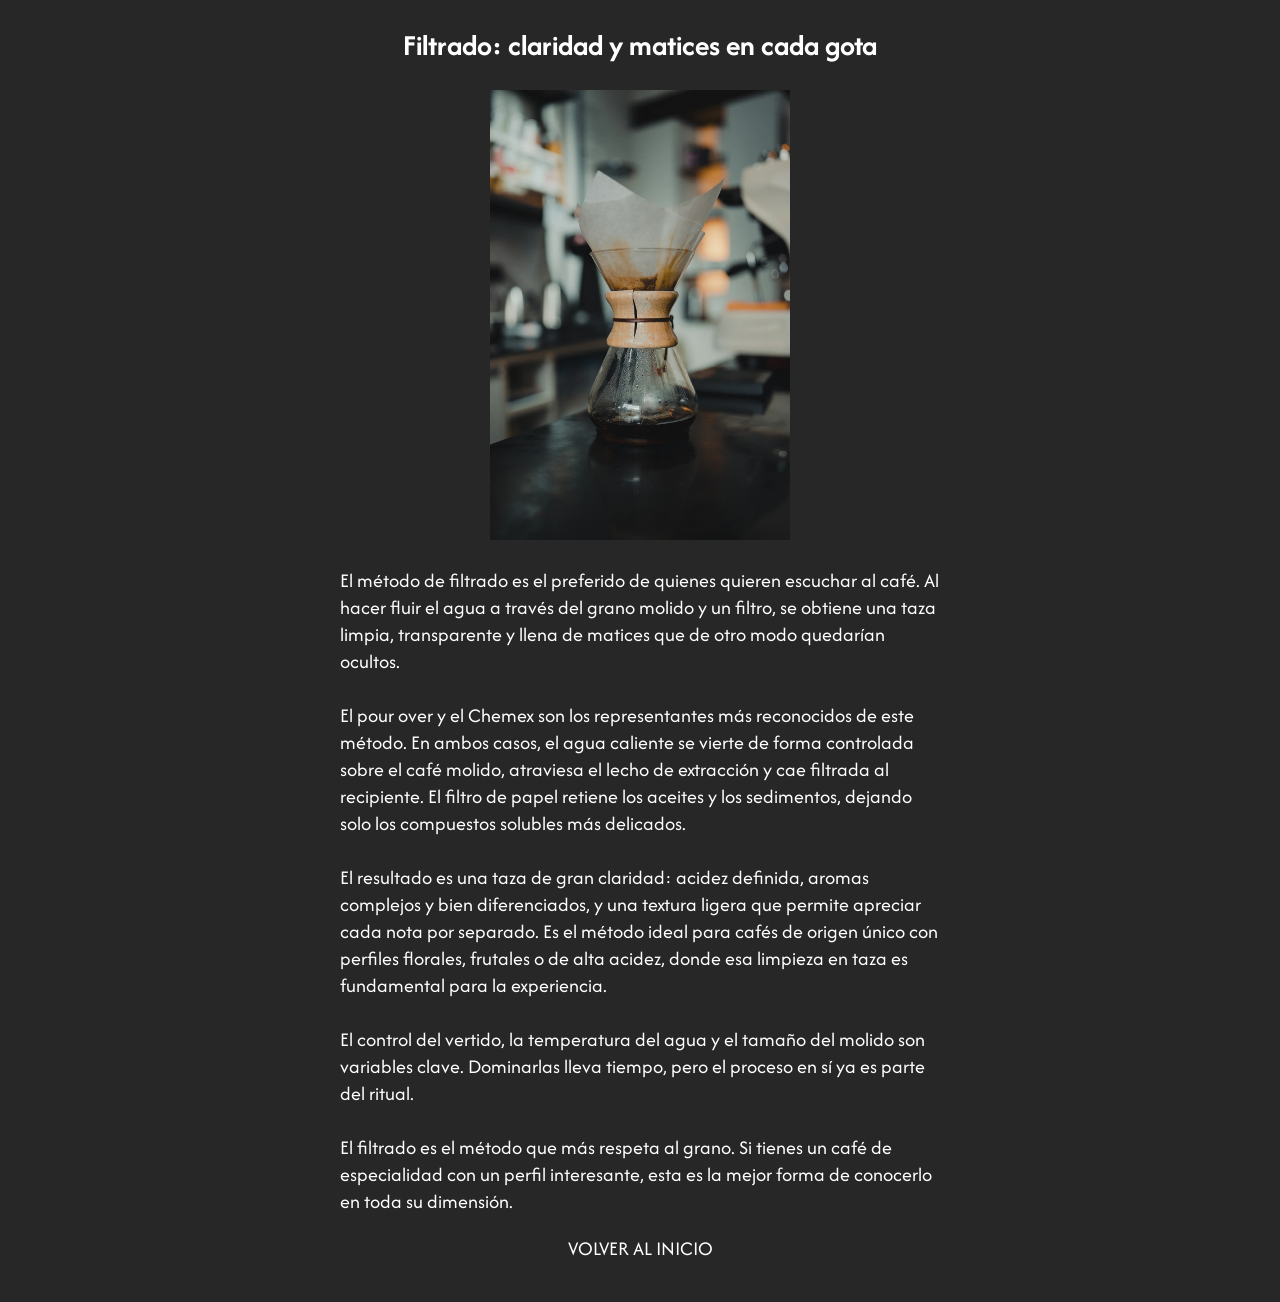
<file: blog/content-blog/preparation_coffee/filter.html>
<!DOCTYPE html>
<html lang="en">
<head>
    <meta charset="UTF-8">
    <meta name="viewport" content="width=device-width, initial-scale=1.0">
    <link rel="preconnect" href="https://fonts.googleapis.com">
    <link rel="preconnect" href="https://fonts.gstatic.com" crossorigin>
    <link href="https://fonts.googleapis.com/css2?family=Afacad:ital,wght@0,400..700;1,400..700&display=swap" rel="stylesheet">
    <link rel="stylesheet" href="../../style.css">
    <title>Filtrado: claridad y matices en cada gota</title>
</head>
<body>
    <h2>Filtrado: claridad y matices en cada gota</h2>

    <img src="img/filtrado.jpg" width="300" alt="">

    <p class="text-coffee">
        El método de filtrado es el preferido de quienes quieren escuchar al café. Al hacer fluir el agua a través del grano molido y un filtro, se obtiene una taza limpia, transparente y llena de matices que de otro modo quedarían ocultos.
        <br><br>

        El pour over y el Chemex son los representantes más reconocidos de este método. En ambos casos, el agua caliente se vierte de forma controlada sobre el café molido, atraviesa el lecho de extracción y cae filtrada al recipiente. El filtro de papel retiene los aceites y los sedimentos, dejando solo los compuestos solubles más delicados.
        <br><br>

        El resultado es una taza de gran claridad: acidez definida, aromas complejos y bien diferenciados, y una textura ligera que permite apreciar cada nota por separado. Es el método ideal para cafés de origen único con perfiles florales, frutales o de alta acidez, donde esa limpieza en taza es fundamental para la experiencia.
        <br><br>

        El control del vertido, la temperatura del agua y el tamaño del molido son variables clave. Dominarlas lleva tiempo, pero el proceso en sí ya es parte del ritual.
        <br><br>

        El filtrado es el método que más respeta al grano. Si tienes un café de especialidad con un perfil interesante, esta es la mejor forma de conocerlo en toda su dimensión.
    </p>

    <a href="../../method_preparation.html" class="back"> VOLVER AL INICIO </a>
</body>
</html>
</file>
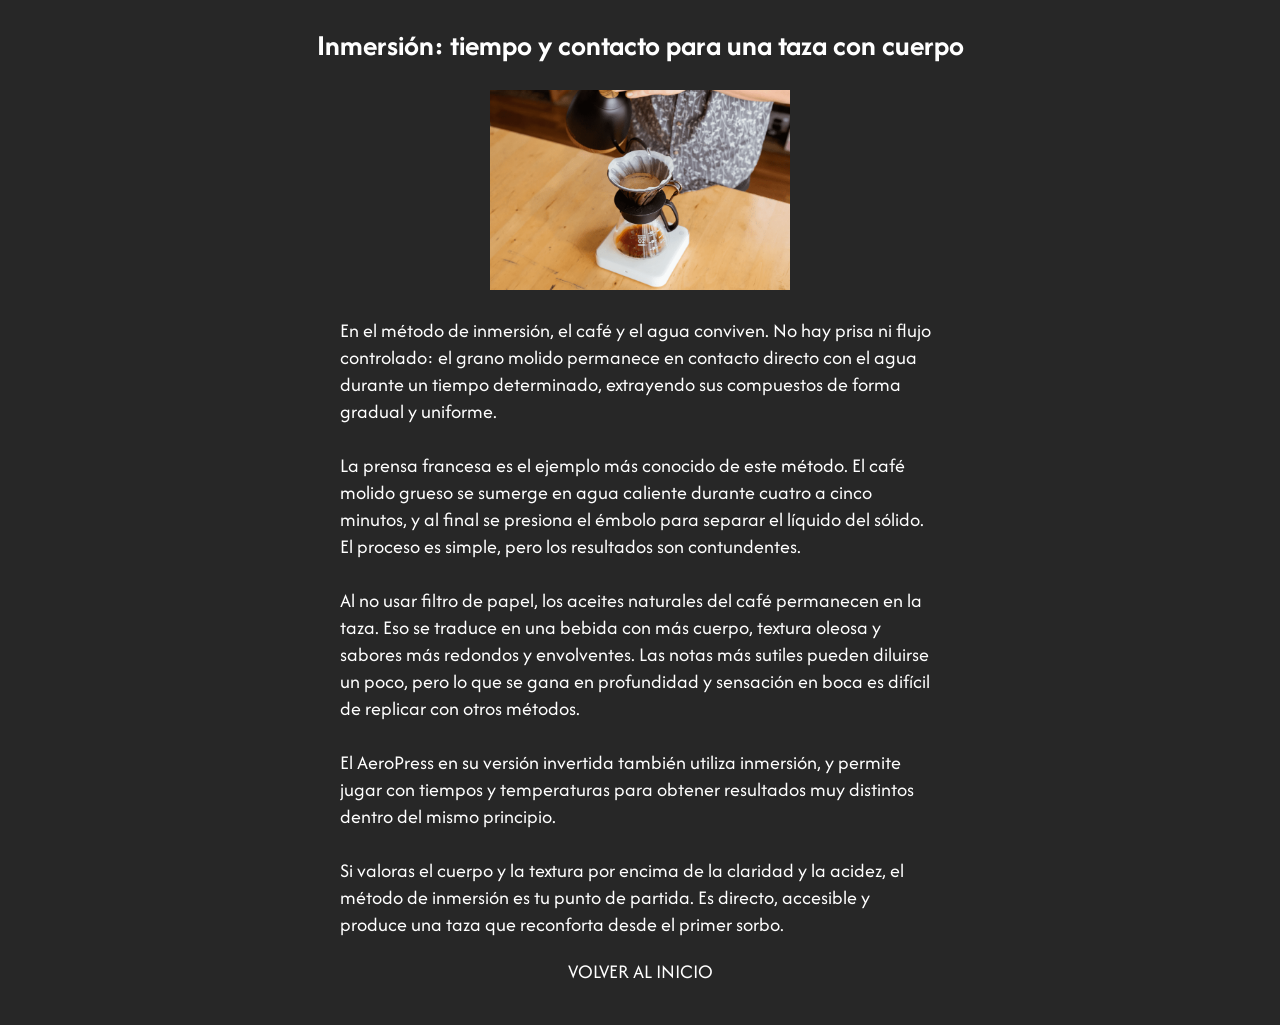
<file: blog/content-blog/preparation_coffee/inmserion.html>
<!DOCTYPE html>
<html lang="en">
<head>
    <meta charset="UTF-8">
    <meta name="viewport" content="width=device-width, initial-scale=1.0">
    <link rel="stylesheet" href="../../style.css">
    <link rel="preconnect" href="https://fonts.googleapis.com">
    <link rel="preconnect" href="https://fonts.gstatic.com" crossorigin>
    <link href="https://fonts.googleapis.com/css2?family=Afacad:ital,wght@0,400..700;1,400..700&display=swap" rel="stylesheet">
    <title>Inmersión: tiempo y contacto para una taza con cuerpo</title>
</head>
<body>
    <h2>Inmersión: tiempo y contacto para una taza con cuerpo</h2>

    <img src="img/inmersion.png" width="300" alt="">

    <p class="text-coffee">
        En el método de inmersión, el café y el agua conviven. No hay prisa ni flujo controlado: el grano molido permanece en contacto directo con el agua durante un tiempo determinado, extrayendo sus compuestos de forma gradual y uniforme.
        <br><br>

        La prensa francesa es el ejemplo más conocido de este método. El café molido grueso se sumerge en agua caliente durante cuatro a cinco minutos, y al final se presiona el émbolo para separar el líquido del sólido. El proceso es simple, pero los resultados son contundentes.
        <br><br>

        Al no usar filtro de papel, los aceites naturales del café permanecen en la taza. Eso se traduce en una bebida con más cuerpo, textura oleosa y sabores más redondos y envolventes. Las notas más sutiles pueden diluirse un poco, pero lo que se gana en profundidad y sensación en boca es difícil de replicar con otros métodos.
        <br><br>

        El AeroPress en su versión invertida también utiliza inmersión, y permite jugar con tiempos y temperaturas para obtener resultados muy distintos dentro del mismo principio.
        <br><br>

        Si valoras el cuerpo y la textura por encima de la claridad y la acidez, el método de inmersión es tu punto de partida. Es directo, accesible y produce una taza que reconforta desde el primer sorbo.
    </p>

    <a href="../../method_preparation.html" class="back"> VOLVER AL INICIO </a>
</body>
</html>
</file>
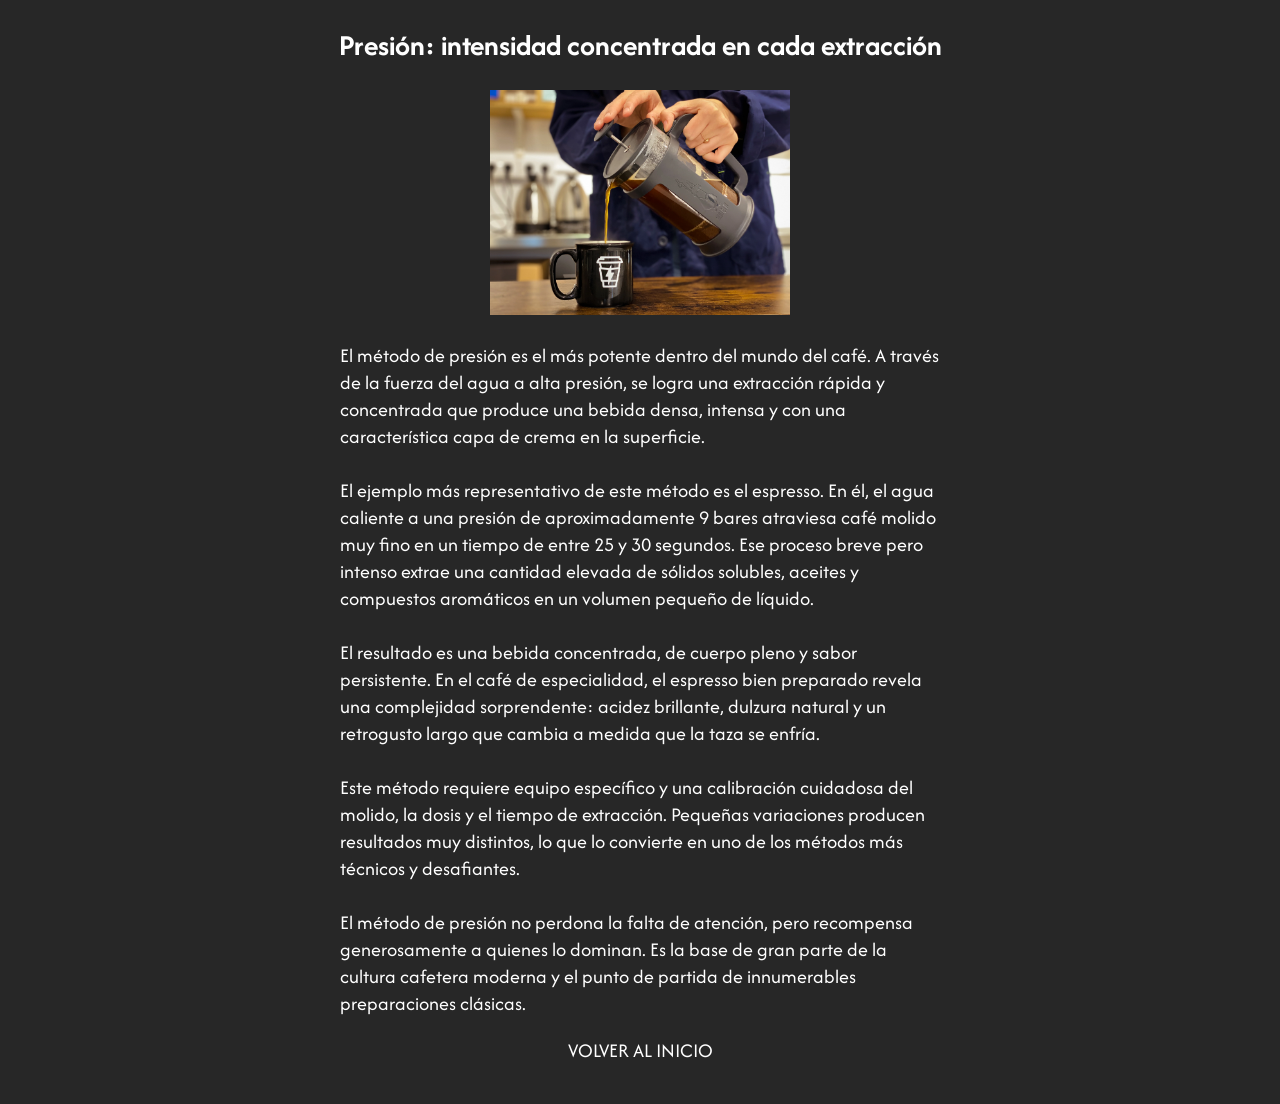
<file: blog/content-blog/preparation_coffee/pression.html>
<!DOCTYPE html>
<html lang="en">
<head>
    <meta charset="UTF-8">
    <meta name="viewport" content="width=device-width, initial-scale=1.0">
    <link rel="stylesheet" href="../../style.css">
    <link rel="preconnect" href="https://fonts.googleapis.com">
    <link rel="preconnect" href="https://fonts.gstatic.com" crossorigin>
    <link href="https://fonts.googleapis.com/css2?family=Afacad:ital,wght@0,400..700;1,400..700&display=swap" rel="stylesheet">
    <title>Presión: intensidad concentrada en cada extracción</title>
</head>
<body>
    <h2>Presión: intensidad concentrada en cada extracción</h2>

    <img src="img/presion.jpg" width="300" alt="">

    <p class="text-coffee">
        El método de presión es el más potente dentro del mundo del café. A través de la fuerza del agua a alta presión, se logra una extracción rápida y concentrada que produce una bebida densa, intensa y con una característica capa de crema en la superficie.
        <br><br>

        El ejemplo más representativo de este método es el espresso. En él, el agua caliente a una presión de aproximadamente 9 bares atraviesa café molido muy fino en un tiempo de entre 25 y 30 segundos. Ese proceso breve pero intenso extrae una cantidad elevada de sólidos solubles, aceites y compuestos aromáticos en un volumen pequeño de líquido.
        <br><br>

        El resultado es una bebida concentrada, de cuerpo pleno y sabor persistente. En el café de especialidad, el espresso bien preparado revela una complejidad sorprendente: acidez brillante, dulzura natural y un retrogusto largo que cambia a medida que la taza se enfría.
        <br><br>

        Este método requiere equipo específico y una calibración cuidadosa del molido, la dosis y el tiempo de extracción. Pequeñas variaciones producen resultados muy distintos, lo que lo convierte en uno de los métodos más técnicos y desafiantes.
        <br><br>

        El método de presión no perdona la falta de atención, pero recompensa generosamente a quienes lo dominan. Es la base de gran parte de la cultura cafetera moderna y el punto de partida de innumerables preparaciones clásicas.
    </p>

    <a href="../../method_preparation.html" class="back"> VOLVER AL INICIO </a>
</body>
</html>
</file>
<file: blog/style.css>
/* Page main */
header {
    margin: 200px 0px 60px 0px;
}

nav {
    margin: 80px;
}

body {
    background-color: #272727;
    color: white;
    font-family: Afacad;
    font-size: 20px;
    margin: 0;
    padding: 0;
    text-align: center;
}

.theme-blog {
    background-color: #7C5C40;
    border-radius: 10px;
    display: inline-block;
    margin: 0 15px 50px 15px;
    padding: 10px;
    width: 280px;
    height: 500px;
    text-align: left;
    vertical-align: top;
}

.theme-blog img {
    margin: 0 43px 0 43px;
    position: relative;
}

.detail-blog {
    background-color: #2F241B;
    border: none;
    color: white;
    font-size: 15px;
    font-weight: 700;
    padding: 16px;
}

.form {
    background-color: #7C5C40;
    padding: 40px;
}

.keyword-coffee {
    color: #7C5C40;
}

.back {
    margin: 120px;
    padding: 40px;
}

.button {
    background-color: #2F241B;
    border: none;
    border-radius: 6px;
    color: white;
    font-size: 20px;
    margin: 20px;
    padding: 10px;
}

a {
    color: white;
    text-decoration: none;
}

a:hover {
    color: #7C5C40;
}


/* Type Coffee Page */
.type-coffee {
    margin: 100px 0px 60px 0px;
}

.list {
    background-color: #2F241B;
    border: none;
    color: white;
    font-size: 15px;
    font-weight: 700;
    padding: 16px;
}

.type-coffee-content {
    background-color: #7C5C40;
    border-radius: 10px;
    display: inline-block;
    width: 300px;
    height: 580px;
    margin: 0px 0px 30px 0px;
    padding: 10px;
}

.text-coffee {
    margin-left: auto;
    margin-right: auto;
    width: 600px;
    text-align: left;
}

.important-word {
    color: #7C5C40;
}

/* Grans Coffee Page */
.grans-coffee {
    background-color: #7C5C40;
    border-radius: 10px;
    display: inline-block;
    width: 300px;
    height: 580px;
    margin: 0px 0px 30px 0px;
    padding: 10px;
}

/* Method Preparation Page */
.method-preparation {
    background-color: #7C5C40;
    border-radius: 10px;
    display: inline-block;
    margin: 20px 0 20px 0;
    width: 300px;
    height: 640px;
    padding: 10px;
}
</file>
